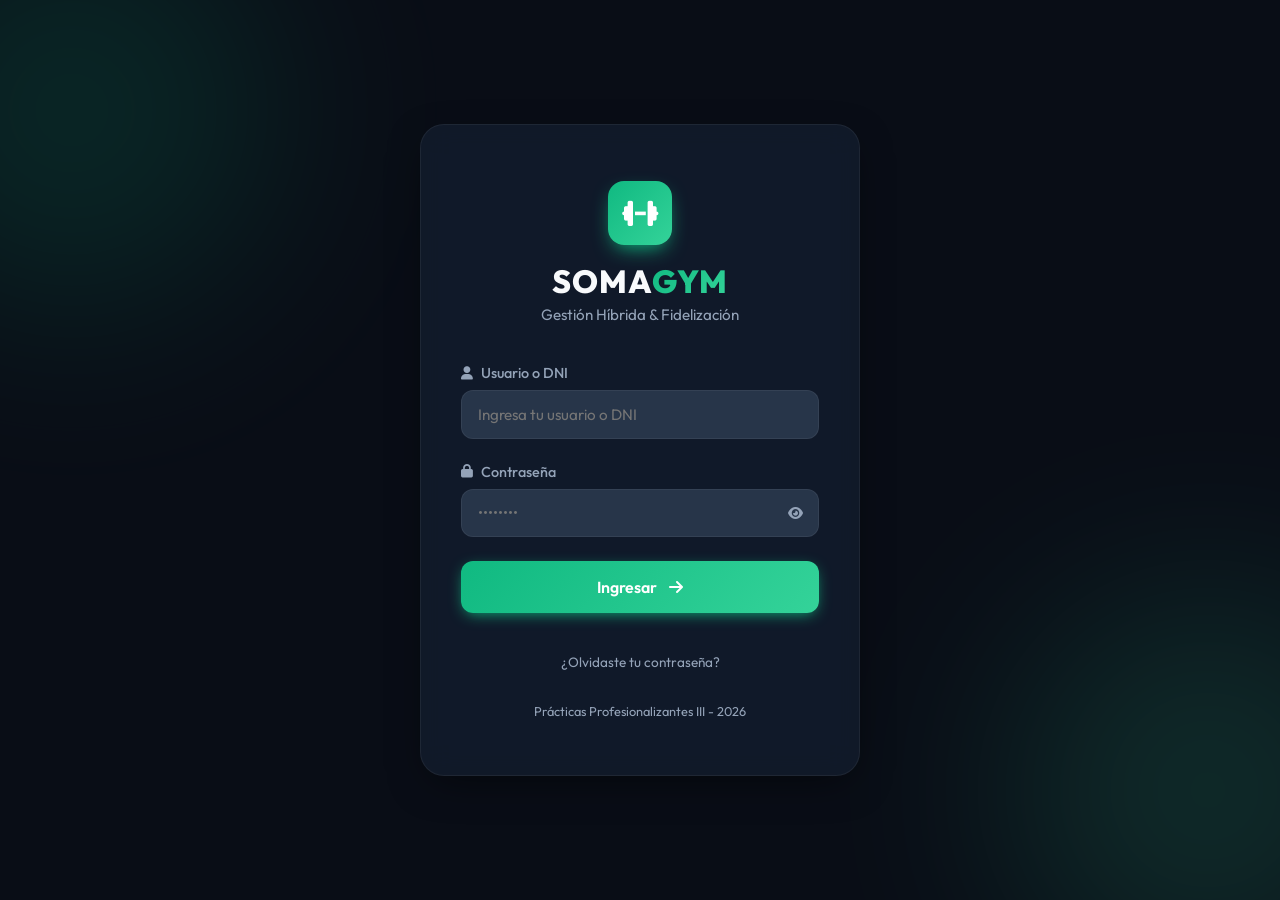
<file: backend/app/static/index.html>
<!DOCTYPE html>
<html lang="es">
<head>
    <meta charset="UTF-8">
    <meta name="viewport" content="width=device-width, initial-scale=1.0">
    <title>SOMA Gym - Acceso al Sistema</title>
    <!-- Google Fonts: Outfit -->
    <link rel="preconnect" href="https://fonts.googleapis.com">
    <link rel="preconnect" href="https://fonts.gstatic.com" crossorigin>
    <link href="https://fonts.googleapis.com/css2?family=Outfit:wght@300;400;500;600;700;800&display=swap" rel="stylesheet">
    <!-- FontAwesome for Icons -->
    <link rel="stylesheet" href="https://cdnjs.cloudflare.com/ajax/libs/font-awesome/6.4.0/css/all.min.css">
    <!-- Custom Vanilla CSS -->
    <link rel="stylesheet" href="css/style.css?v=2.5">
</head>
<body>

    <!-- Contenedor del Toast de Notificaciones -->
    <div id="toast-container" class="toast-container"></div>

    <!-- PÁGINA DE ACCESO (LOGIN) -->
    <div id="login-page" class="login-wrapper">
        <div class="login-background">
            <div class="glow-orb orb-1"></div>
            <div class="glow-orb orb-2"></div>
        </div>
        <div class="login-card">
            <div class="login-header">
                <div class="brand-logo">
                    <i class="fa-solid fa-dumbbell"></i>
                </div>
                <h1>SOMA<span>GYM</span></h1>
                <p>Gestión Híbrida & Fidelización</p>
            </div>
            <form id="login-form" class="login-form">
                <div class="form-group">
                    <label for="username"><i class="fa-solid fa-user"></i> Usuario o DNI</label>
                    <input type="text" id="username" placeholder="Ingresa tu usuario o DNI" required autocomplete="username">
                </div>
                <div class="form-group">
                    <label for="password"><i class="fa-solid fa-lock"></i> Contraseña</label>
                    <div class="password-input-wrapper">
                        <input type="password" id="password" placeholder="••••••••" required autocomplete="current-password">
                        <button type="button" id="toggle-password" class="btn-toggle-password" aria-label="Mostrar u ocultar contraseña">
                            <i class="fa-solid fa-eye"></i>
                        </button>
                    </div>
                </div>
                <button type="submit" class="btn-submit">
                    <span>Ingresar</span>
                    <i class="fa-solid fa-arrow-right"></i>
                </button>
                <a href="#" id="forgot-password-link" class="forgot-password-link">¿Olvidaste tu contraseña?</a>
            </form>
            <div class="login-footer">
                <p>Prácticas Profesionalizantes III - 2026</p>
            </div>
        </div>
    </div>

    <!-- MODAL: RECUPERACIÓN DE CONTRASEÑA POR EMAIL (OTP) -->
    <div id="modal-recuperar-password" class="modal">
        <div class="modal-content small-modal">
            <div class="modal-header">
                <h2 id="recuperar-modal-title"><i class="fa-solid fa-key"></i> Recuperar Contraseña</h2>
                <button class="modal-close" id="btn-close-recuperar">&times;</button>
            </div>

            <!-- PASO 1: Solicitar Código OTP -->
            <div id="recuperar-step-1">
                <p class="modal-description">
                    Ingresá tu usuario, DNI o email registrado. Te enviaremos un código OTP de 6 dígitos a tu correo electrónico.
                </p>
                <form id="form-solicitar-reset">
                    <div class="form-vertical">
                        <div class="form-group">
                            <label for="reset-identificador">
                                <i class="fa-solid fa-id-card"></i> Usuario / DNI / Email
                            </label>
                            <input type="text" id="reset-identificador" placeholder="Ej: 35111222 o tu email" required>
                        </div>
                    </div>
                    <div class="modal-footer" style="margin-top: 1.5rem;">
                        <button type="submit" class="btn-primary btn-block" id="btn-solicitar-otp">
                            <i class="fa-solid fa-paper-plane"></i> Enviar Código OTP por Email
                        </button>
                    </div>
                </form>
            </div>

            <!-- PASO 2: Verificar Código OTP -->
            <div id="recuperar-step-2" class="hidden">
                <p class="modal-description">
                    Enviamos un código de 6 dígitos a <strong id="reset-email-dest" style="color: var(--color-primary, #ff3b30);"></strong>. Revisa tu casilla de entrada (y la carpeta de spam).
                </p>
                <form id="form-verificar-otp">
                    <div class="form-vertical">
                        <div class="form-group">
                            <label for="reset-otp-code">
                                <i class="fa-solid fa-envelope-open-text"></i> Código OTP (6 dígitos)
                            </label>
                            <input type="text" id="reset-otp-code" maxlength="6" pattern="[0-9]{6}" inputmode="numeric" placeholder="123456" required style="letter-spacing: 0.25rem; font-size: 1.3rem; text-align: center;">
                        </div>
                    </div>
                    <div class="modal-footer" style="margin-top: 1.5rem; display: flex; gap: 0.75rem;">
                        <button type="button" class="btn-secondary" id="btn-volver-step1">Atrás</button>
                        <button type="submit" class="btn-primary" id="btn-verificar-otp" style="flex: 1;">
                            <i class="fa-solid fa-circle-check"></i> Verificar Código
                        </button>
                    </div>
                </form>
            </div>

            <!-- PASO 3: Ingresar Nueva Contraseña -->
            <div id="recuperar-step-3" class="hidden">
                <p class="modal-description">
                    Código validado. Ingresá tu nueva contraseña para restablecer tu cuenta.
                </p>
                <form id="form-confirmar-reset">
                    <div class="form-vertical">
                        <div class="form-group">
                            <label for="reset-nueva-password"><i class="fa-solid fa-lock"></i> Nueva Contraseña</label>
                            <input type="password" id="reset-nueva-password" placeholder="Mínimo 6 caracteres" minlength="6" required>
                        </div>
                        <div class="form-group">
                            <label for="reset-confirmar-password"><i class="fa-solid fa-lock"></i> Confirmar Nueva Contraseña</label>
                            <input type="password" id="reset-confirmar-password" placeholder="Repite la contraseña" minlength="6" required>
                        </div>
                    </div>
                    <div class="modal-footer" style="margin-top: 1.5rem;">
                        <button type="submit" class="btn-primary btn-block" id="btn-confirmar-reset">
                            <i class="fa-solid fa-floppy-disk"></i> Cambiar Contraseña e Ingresar
                        </button>
                    </div>
                </form>
            </div>
        </div>
    </div>

    <!-- MODAL: CAMBIO OBLIGATORIO DE PASSWORD EN PRIMER ACCESO -->
    <div id="modal-cambiar-password" class="modal">
        <div class="modal-content small-modal">
            <div class="modal-header">
                <h2><i class="fa-solid fa-shield-halved"></i> Cambio de Contraseña</h2>
            </div>
            <form id="form-cambiar-password">
                <p class="modal-description">
                    Por motivos de seguridad, debes cambiar tu clave temporal antes de comenzar a operar en el sistema.
                </p>
                <div class="form-vertical">
                    <div class="form-group">
                        <label for="cp-actual">Contraseña Actual *</label>
                        <input type="password" id="cp-actual" required placeholder="Ingresa clave actual">
                    </div>
                    <div class="form-group">
                        <label for="cp-nueva">Nueva Contraseña *</label>
                        <input type="password" id="cp-nueva" required minlength="6" placeholder="Mínimo 6 caracteres">
                    </div>
                    <div class="form-group">
                        <label for="cp-confirmar">Confirmar Nueva Contraseña *</label>
                        <input type="password" id="cp-confirmar" required minlength="6" placeholder="Repite la nueva clave">
                    </div>
                </div>
                <div class="modal-footer" style="margin-top: 1.5rem;">
                    <button type="submit" class="btn-primary btn-block">Actualizar Contraseña</button>
                </div>
            </form>
        </div>
    </div>

    <!-- Script de autenticación de login y redirección -->
    <script type="module" src="js/login-entry.js?v=3.0"></script>
</body>
</html>
</file>
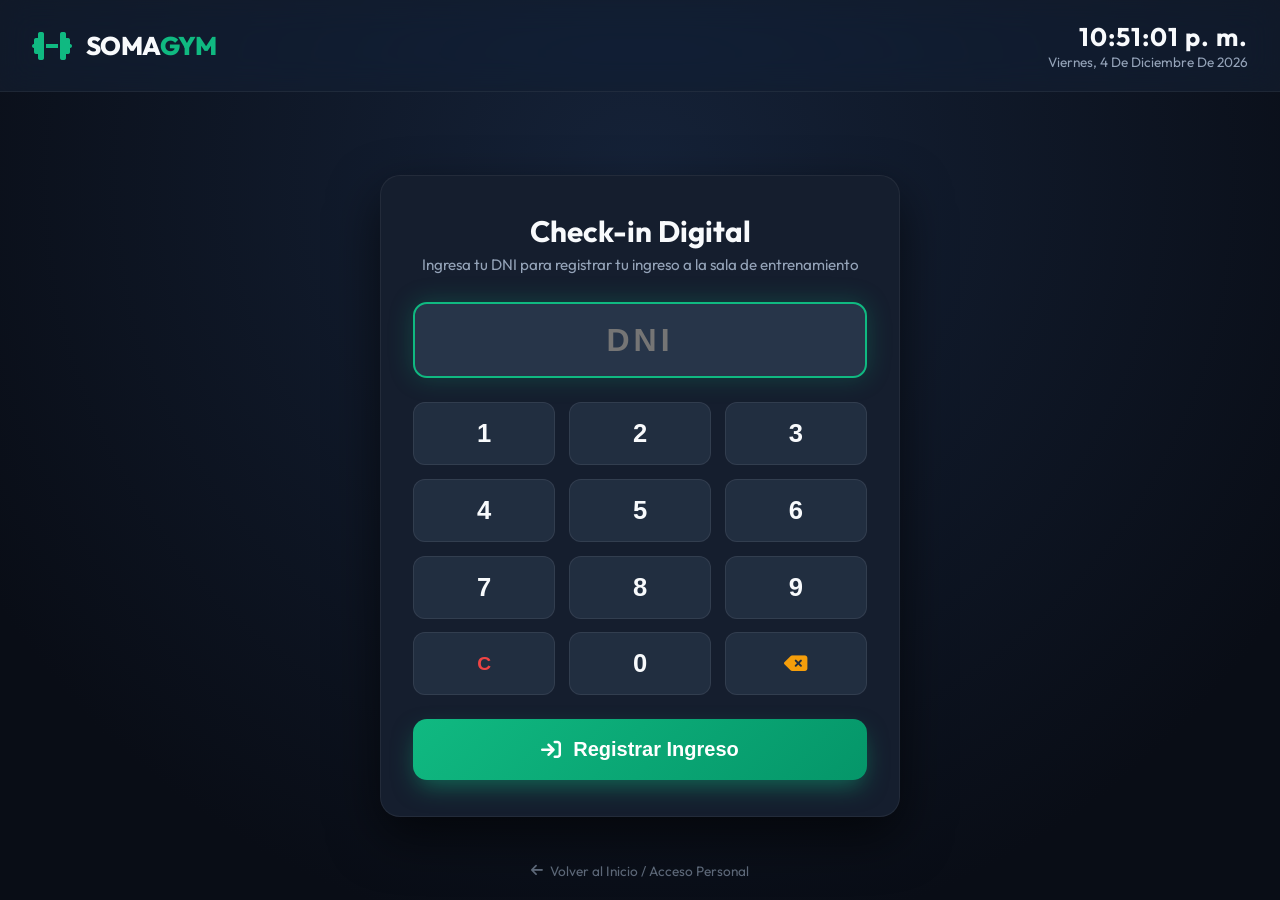
<file: backend/app/static/checkin.html>
<!DOCTYPE html>
<html lang="es">
<head>
    <meta charset="UTF-8">
    <meta name="viewport" content="width=device-width, initial-scale=1.0, maximum-scale=1.0, user-scalable=no">
    <title>SOMA Gym - Check-in Digital</title>
    <!-- Google Fonts (Outfit) -->
    <link rel="preconnect" href="https://fonts.googleapis.com">
    <link rel="preconnect" href="https://fonts.gstatic.com" crossorigin>
    <link href="https://fonts.googleapis.com/css2?family=Outfit:wght@300;400;500;600;700;800&display=swap" rel="stylesheet">
    <!-- Font Awesome 6 Icons -->
    <link rel="stylesheet" href="https://cdnjs.cloudflare.com/ajax/libs/font-awesome/6.4.0/css/all.min.css">
    <!-- Hoja de Estilos General -->
    <link rel="stylesheet" href="css/style.css">
    <style>
        /* Estilos específicos para la terminal táctil de Check-in */
        .checkin-body {
            display: flex;
            flex-direction: column;
            min-height: 100vh;
            background: radial-gradient(circle at 50% 20%, #152238 0%, #090d16 80%);
            overflow-y: auto;
            position: relative;
        }

        .checkin-header {
            display: flex;
            justify-content: space-between;
            align-items: center;
            padding: 1.25rem 2rem;
            background: rgba(21, 30, 46, 0.7);
            backdrop-filter: var(--glass-blur);
            border-bottom: 1px solid var(--border-light);
        }

        .checkin-brand {
            display: flex;
            align-items: center;
            gap: 0.85rem;
        }

        .checkin-brand i {
            font-size: 2rem;
            color: var(--primary);
        }

        .checkin-brand h2 {
            font-size: 1.6rem;
            font-weight: 800;
            letter-spacing: -0.5px;
        }

        .checkin-brand h2 span {
            color: var(--primary);
        }

        .live-clock-card {
            text-align: right;
        }

        .live-time {
            font-size: 1.6rem;
            font-weight: 700;
            letter-spacing: 1px;
            color: var(--text-primary);
        }

        .live-date {
            font-size: 0.85rem;
            color: var(--text-secondary);
            text-transform: capitalize;
        }

        .checkin-container {
            flex: 1;
            display: flex;
            justify-content: center;
            align-items: center;
            padding: 2rem 1rem;
        }

        .kiosk-card {
            background: var(--bg-card);
            border: 1px solid var(--border-light);
            border-radius: 20px;
            box-shadow: 0 20px 50px rgba(0, 0, 0, 0.6);
            width: 100%;
            max-width: 520px;
            padding: 2.25rem 2rem;
            text-align: center;
            position: relative;
        }

        .kiosk-title {
            font-size: 1.85rem;
            font-weight: 700;
            margin-bottom: 0.35rem;
            color: var(--text-primary);
        }

        .kiosk-subtitle {
            color: var(--text-secondary);
            font-size: 0.95rem;
            margin-bottom: 1.75rem;
        }

        .dni-display-wrapper {
            position: relative;
            margin-bottom: 1.5rem;
        }

        .dni-input {
            width: 100%;
            background: var(--bg-input);
            border: 2px solid var(--border-light);
            border-radius: 14px;
            padding: 1.1rem 1.25rem;
            font-size: 2rem;
            font-weight: 700;
            letter-spacing: 4px;
            color: var(--text-primary);
            text-align: center;
            outline: none;
            transition: var(--transition-smooth);
        }

        .dni-input:focus {
            border-color: var(--primary);
            box-shadow: 0 0 25px rgba(16, 185, 129, 0.25);
        }

        /* Teclado numérico táctil optimizado para tablet */
        .keypad-grid {
            display: grid;
            grid-template-columns: repeat(3, 1fr);
            gap: 0.85rem;
            margin-bottom: 1.5rem;
        }

        .keypad-btn {
            background: rgba(39, 53, 73, 0.7);
            border: 1px solid rgba(255, 255, 255, 0.08);
            color: var(--text-primary);
            font-size: 1.6rem;
            font-weight: 600;
            padding: 1rem 0;
            border-radius: 12px;
            cursor: pointer;
            transition: all 0.15s ease;
            user-select: none;
            touch-action: manipulation;
        }

        .keypad-btn:active, .keypad-btn.active {
            background: var(--primary);
            color: #fff;
            transform: scale(0.96);
        }

        .keypad-btn.action-clear {
            color: var(--danger);
            font-size: 1.2rem;
        }

        .keypad-btn.action-back {
            color: var(--warning);
            font-size: 1.3rem;
        }

        .btn-checkin-submit {
            width: 100%;
            padding: 1.2rem;
            font-size: 1.25rem;
            font-weight: 700;
            background: linear-gradient(135deg, var(--primary) 0%, #059669 100%);
            border: none;
            border-radius: 14px;
            color: white;
            cursor: pointer;
            display: flex;
            justify-content: center;
            align-items: center;
            gap: 0.75rem;
            box-shadow: 0 10px 25px -5px rgba(16, 185, 129, 0.5);
            transition: var(--transition-smooth);
        }

        .btn-checkin-submit:hover {
            transform: translateY(-2px);
            box-shadow: 0 15px 30px -5px rgba(16, 185, 129, 0.6);
        }

        .btn-checkin-submit:active {
            transform: scale(0.98);
        }

        /* Modal Overlay de Resultado de Check-in */
        .checkin-result-overlay {
            position: fixed;
            top: 0;
            left: 0;
            width: 100vw;
            height: 100vh;
            background: rgba(9, 13, 22, 0.88);
            backdrop-filter: blur(12px);
            display: flex;
            justify-content: center;
            align-items: center;
            z-index: 1000;
            padding: 1.5rem;
            opacity: 0;
            visibility: hidden;
            transition: all 0.3s ease;
        }

        .checkin-result-overlay.active {
            opacity: 1;
            visibility: visible;
        }

        .result-card {
            background: var(--bg-card);
            border: 2px solid var(--border-light);
            border-radius: 24px;
            padding: 2.5rem 2rem;
            width: 100%;
            max-width: 550px;
            text-align: center;
            box-shadow: 0 25px 60px rgba(0, 0, 0, 0.8);
            transform: translateY(30px) scale(0.95);
            transition: all 0.35s cubic-bezier(0.34, 1.56, 0.64, 1);
        }

        .checkin-result-overlay.active .result-card {
            transform: translateY(0) scale(1);
        }

        .result-card.status-success {
            border-color: var(--success);
            box-shadow: 0 0 50px rgba(16, 185, 129, 0.35);
        }

        .result-card.status-warning {
            border-color: var(--warning);
            box-shadow: 0 0 50px rgba(245, 158, 11, 0.35);
        }

        .result-card.status-danger {
            border-color: var(--danger);
            box-shadow: 0 0 50px rgba(239, 68, 68, 0.35);
        }

        .result-avatar-wrapper {
            position: relative;
            width: 110px;
            height: 110px;
            margin: 0 auto 1.25rem;
        }

        .result-avatar {
            width: 100%;
            height: 100%;
            border-radius: 50%;
            object-fit: cover;
            border: 4px solid var(--border-light);
            background: var(--bg-input);
        }

        .result-icon-badge {
            position: absolute;
            bottom: 0;
            right: 0;
            width: 36px;
            height: 36px;
            border-radius: 50%;
            display: flex;
            align-items: center;
            justify-content: center;
            font-size: 1.1rem;
            color: white;
            border: 3px solid var(--bg-card);
        }

        .result-name {
            font-size: 1.85rem;
            font-weight: 800;
            margin-bottom: 0.25rem;
        }

        .result-dni {
            color: var(--text-secondary);
            font-size: 0.95rem;
            margin-bottom: 1.25rem;
        }

        .result-badges-row {
            display: flex;
            gap: 0.75rem;
            justify-content: center;
            flex-wrap: wrap;
            margin-bottom: 1.5rem;
        }

        .kiosk-badge {
            display: inline-flex;
            align-items: center;
            gap: 0.5rem;
            padding: 0.55rem 1rem;
            border-radius: 30px;
            font-size: 0.95rem;
            font-weight: 600;
        }

        .kiosk-badge.badge-ok {
            background: rgba(16, 185, 129, 0.15);
            color: var(--success);
            border: 1px solid rgba(16, 185, 129, 0.35);
        }

        .kiosk-badge.badge-alert {
            background: rgba(239, 68, 68, 0.15);
            color: var(--danger);
            border: 1px solid rgba(239, 68, 68, 0.35);
        }

        .kiosk-badge.badge-warn {
            background: rgba(245, 158, 11, 0.15);
            color: var(--warning);
            border: 1px solid rgba(245, 158, 11, 0.35);
        }

        .result-message-box {
            background: rgba(255, 255, 255, 0.04);
            border-radius: 12px;
            padding: 1rem 1.25rem;
            margin-bottom: 1.75rem;
            font-size: 1.05rem;
            line-height: 1.45;
            color: var(--text-primary);
        }

        .result-footer-countdown {
            display: flex;
            justify-content: space-between;
            align-items: center;
            color: var(--text-secondary);
            font-size: 0.9rem;
        }

        .btn-result-close {
            background: rgba(255, 255, 255, 0.1);
            border: 1px solid var(--border-light);
            color: var(--text-primary);
            padding: 0.55rem 1.2rem;
            border-radius: 10px;
            cursor: pointer;
            font-size: 0.9rem;
            font-weight: 600;
            transition: var(--transition-smooth);
        }

        .btn-result-close:hover {
            background: rgba(255, 255, 255, 0.2);
        }

        .kiosk-back-link {
            position: absolute;
            bottom: 1.25rem;
            left: 50%;
            transform: translateX(-50%);
            color: var(--text-secondary);
            text-decoration: none;
            font-size: 0.85rem;
            display: flex;
            align-items: center;
            gap: 0.4rem;
            opacity: 0.6;
            transition: opacity 0.2s;
        }

        .kiosk-back-link:hover {
            opacity: 1;
            color: var(--primary);
        }
    </style>
</head>
<body class="checkin-body">

    <!-- Header Superior -->
    <header class="checkin-header">
        <div class="checkin-brand">
            <i class="fa-solid fa-dumbbell"></i>
            <h2>SOMA<span>GYM</span></h2>
        </div>
        <div class="live-clock-card">
            <div class="live-time" id="live-clock">--:--:--</div>
            <div class="live-date" id="live-date">Cargando fecha...</div>
        </div>
    </header>

    <!-- Contenido Principal: Teclado y Entrada -->
    <main class="checkin-container">
        <div class="kiosk-card">
            <h1 class="kiosk-title">Check-in Digital</h1>
            <p class="kiosk-subtitle">Ingresa tu DNI para registrar tu ingreso a la sala de entrenamiento</p>

            <form id="checkin-form">
                <div class="dni-display-wrapper">
                    <input type="text" id="kiosk-dni-input" class="dni-input" placeholder="DNI" maxlength="8" pattern="[0-9]{7,8}" inputmode="numeric" autofocus required autocomplete="off">
                </div>

                <!-- Teclado Numérico Táctil -->
                <div class="keypad-grid">
                    <button type="button" class="keypad-btn" data-key="1">1</button>
                    <button type="button" class="keypad-btn" data-key="2">2</button>
                    <button type="button" class="keypad-btn" data-key="3">3</button>
                    <button type="button" class="keypad-btn" data-key="4">4</button>
                    <button type="button" class="keypad-btn" data-key="5">5</button>
                    <button type="button" class="keypad-btn" data-key="6">6</button>
                    <button type="button" class="keypad-btn" data-key="7">7</button>
                    <button type="button" class="keypad-btn" data-key="8">8</button>
                    <button type="button" class="keypad-btn" data-key="9">9</button>
                    <button type="button" class="keypad-btn action-clear" data-key="clear" title="Borrar todo">C</button>
                    <button type="button" class="keypad-btn" data-key="0">0</button>
                    <button type="button" class="keypad-btn action-back" data-key="backspace" title="Borrar último dígito">
                        <i class="fa-solid fa-delete-left"></i>
                    </button>
                </div>

                <button type="submit" id="btn-submit-checkin" class="btn-checkin-submit">
                    <i class="fa-solid fa-arrow-right-to-bracket"></i>
                    <span>Registrar Ingreso</span>
                </button>
            </form>
        </div>
    </main>

    <!-- Enlace de regreso al sistema -->
    <a href="index.html" class="kiosk-back-link">
        <i class="fa-solid fa-arrow-left"></i>
        <span>Volver al Inicio / Acceso Personal</span>
    </a>

    <!-- Overlay Modal de Resultado de Check-in -->
    <div id="checkin-result-overlay" class="checkin-result-overlay">
        <div id="result-card" class="result-card status-success">
            <div class="result-avatar-wrapper">
                <img id="result-avatar" class="result-avatar" src="data:image/svg+xml;utf8,<svg xmlns='http://www.w3.org/2000/svg' viewBox='0 0 24 24' fill='%2394a3b8'><path d='M12 12c2.21 0 4-1.79 4-4s-1.79-4-4-4-4 1.79-4 4 1.79 4 4 4zm0 2c-2.67 0-8 1.34-8 4v2h16v-2c0-2.66-5.33-4-8-4z'/></svg>" alt="Foto del socio">
                <div id="result-icon-badge" class="result-icon-badge" style="background: var(--success);">
                    <i class="fa-solid fa-check"></i>
                </div>
            </div>

            <h2 id="result-name" class="result-name">Nombre del Socio</h2>
            <p id="result-dni" class="result-dni">DNI: --------</p>

            <div class="result-badges-row">
                <div id="badge-cuota" class="kiosk-badge badge-ok">
                    <i class="fa-solid fa-circle-check"></i>
                    <span id="badge-cuota-text">Cuota: Al día</span>
                </div>
                <div id="badge-apto" class="kiosk-badge badge-ok">
                    <i class="fa-solid fa-heart-pulse"></i>
                    <span id="badge-apto-text">Apto Médico: Vigente</span>
                </div>
            </div>

            <div id="result-message-box" class="result-message-box">
                ¡Bienvenido a SOMA!
            </div>

            <div class="result-footer-countdown">
                <span id="countdown-text">Cerrando en 5 segundos...</span>
                <button type="button" id="btn-close-result" class="btn-result-close">
                    Siguiente Socio <i class="fa-solid fa-forward-step" style="margin-left: 0.35rem;"></i>
                </button>
            </div>
        </div>
    </div>

    <!-- Script de Inicialización ES6 -->
    <script type="module" src="js/modules/checkin.module.js"></script>
</body>
</html>
</file>
<file: backend/app/static/css/style.css>
/* ==========================================================================
   SOMA GYM - PREMIUM STYLE SHEET (VANILLA CSS)
   ========================================================================== */

/* Variables de Color y Tipografía */
:root {
    --bg-dark: #090d16;
    --bg-card: #151e2e;
    --bg-input: #273549;
    --text-primary: #f8fafc;
    --text-secondary: #94a3b8;
    --primary: #10b981;
    --primary-hover: #059669;
    --accent: #34d399;
    --accent-hover: #059669;
    --success: #10b981;
    --success-light: #d1fae5;
    --success-dark: #065f46;
    --danger: #ef4444;
    --danger-light: #fee2e2;
    --danger-dark: #991b1b;
    --warning: #f59e0b;
    --warning-light: #fef3c7;
    --warning-dark: #92400e;
    
    --border-light: rgba(255, 255, 255, 0.06);
    --border-focus: rgba(16, 185, 129, 0.4);
    
    --font-main: 'Outfit', -apple-system, BlinkMacSystemFont, 'Segoe UI', Roboto, sans-serif;
    --transition-smooth: all 0.25s cubic-bezier(0.4, 0, 0.2, 1);
    
    --shadow-premium: 0 12px 40px -12px rgba(0, 0, 0, 0.6);
    --glass-bg: rgba(21, 30, 46, 0.75);
    --glass-blur: blur(16px) saturate(180%);
}

/* Reseteo Global */
* {
    margin: 0;
    padding: 0;
    box-sizing: border-box;
}

body {
    font-family: var(--font-main);
    background-color: var(--bg-dark);
    color: var(--text-primary);
    overflow-x: hidden;
    min-height: 100vh;
    min-height: 100dvh;
}

/* Scrollbar Personalizado */
::-webkit-scrollbar {
    width: 8px;
    height: 8px;
}
::-webkit-scrollbar-track {
    background: var(--bg-dark);
}
::-webkit-scrollbar-thumb {
    background: var(--bg-input);
    border-radius: 4px;
}
::-webkit-scrollbar-thumb:hover {
    background: var(--primary);
}

/* Elementos Utilitarios */
.hidden {
    display: none !important;
}

/* ==========================================================================
   PÁGINA DE ACCESO (LOGIN)
   ========================================================================== */
.login-wrapper {
    position: relative;
    width: 100%;
    min-height: 100vh;
    min-height: 100dvh;
    padding: clamp(1rem, 4vw, 3rem);
    display: flex;
    justify-content: center;
    align-items: center;
    background-color: var(--bg-dark);
    overflow: clip;
}

/* Efectos de Orbes de Luz de Fondo */
.login-background {
    position: absolute;
    top: 0;
    left: 0;
    width: 100%;
    height: 100%;
    z-index: 1;
}
.glow-orb {
    position: absolute;
    width: 400px;
    height: 400px;
    border-radius: 50%;
    filter: blur(100px);
    opacity: 0.15;
    animation: pulse 8s infinite alternate;
}
.orb-1 {
    background: var(--primary);
    top: -10%;
    left: -10%;
}
.orb-2 {
    background: var(--accent);
    bottom: -10%;
    right: -10%;
    animation-delay: 2s;
}

@keyframes pulse {
    0% { transform: scale(1) translate(0, 0); }
    100% { transform: scale(1.2) translate(30px, 30px); }
}

/* Tarjeta de Login */
.login-card {
    position: relative;
    z-index: 2;
    width: 100%;
    max-width: 440px;
    padding: 3.5rem 2.5rem;
    background: var(--glass-bg);
    backdrop-filter: var(--glass-blur);
    border: 1px solid var(--border-light);
    border-radius: 24px;
    box-shadow: var(--shadow-premium);
    transition: var(--transition-smooth);
}

.login-card:hover {
    border-color: rgba(99, 102, 241, 0.2);
}

.login-header {
    text-align: center;
    margin-bottom: 2.5rem;
}

.brand-logo {
    display: inline-flex;
    justify-content: center;
    align-items: center;
    width: 64px;
    height: 64px;
    background: linear-gradient(135deg, var(--primary), var(--accent));
    border-radius: 16px;
    font-size: 1.8rem;
    color: #fff;
    margin-bottom: 1rem;
    box-shadow: 0 8px 20px -6px var(--primary);
}

.login-header h1 {
    font-size: 2rem;
    font-weight: 800;
    letter-spacing: 1px;
}
.login-header h1 span {
    background: linear-gradient(135deg, var(--primary), var(--accent));
    background-clip: text;
    -webkit-background-clip: text;
    -webkit-text-fill-color: transparent;
}
.login-header p {
    font-size: 0.95rem;
    color: var(--text-secondary);
    margin-top: 0.25rem;
}

/* Formulario */
.login-form {
    display: flex;
    flex-direction: column;
    gap: 1.5rem;
}

.form-group {
    display: flex;
    flex-direction: column;
    gap: 0.5rem;
}
.form-group label {
    font-size: 0.9rem;
    font-weight: 500;
    color: var(--text-secondary);
    display: flex;
    align-items: center;
    gap: 0.5rem;
}
.form-group label i {
    font-size: 0.85rem;
}

.form-group input, 
.form-group select {
    width: 100%;
    padding: 0.85rem 1rem;
    background-color: var(--bg-input);
    border: 1px solid var(--border-light);
    border-radius: 12px;
    color: var(--text-primary);
    font-family: var(--font-main);
    font-size: 0.95rem;
    outline: none;
    transition: var(--transition-smooth);
}
.form-group input:focus,
.form-group select:focus {
    border-color: var(--primary);
    box-shadow: 0 0 0 3px var(--border-focus);
    background-color: rgba(51, 65, 85, 0.8);
}

/* Password input wrapper */
.password-input-wrapper {
    position: relative;
    width: 100%;
}
.btn-toggle-password {
    position: absolute;
    right: 12px;
    top: 50%;
    transform: translateY(-50%);
    background: none;
    border: none;
    color: var(--text-secondary);
    cursor: pointer;
    padding: 4px;
    transition: var(--transition-smooth);
}
.btn-toggle-password:hover {
    color: var(--text-primary);
}

.btn-submit {
    width: 100%;
    padding: 1rem;
    background: linear-gradient(135deg, var(--primary), var(--accent));
    border: none;
    border-radius: 12px;
    color: #fff;
    font-family: var(--font-main);
    font-size: 1rem;
    font-weight: 600;
    cursor: pointer;
    display: flex;
    justify-content: center;
    align-items: center;
    padding: 1rem;
    gap: 0.75rem;
    box-shadow: 0 4px 15px -4px var(--primary);
    transition: var(--transition-smooth);
}
.btn-submit:hover {
    transform: translateY(-2px);
    box-shadow: 0 8px 25px -4px var(--primary);
}
.btn-submit:active {
    transform: translateY(0);
}

.forgot-password-link {
    display: block;
    text-align: center;
    margin-top: 1rem;
    font-size: 0.85rem;
    color: var(--text-secondary);
    text-decoration: none;
    transition: var(--transition-smooth);
}
.forgot-password-link:hover {
    color: var(--primary);
    text-decoration: underline;
}

.modal-description {
    color: var(--text-secondary);
    font-size: 0.92rem;
    line-height: 1.5;
    margin-bottom: 1.5rem;
}

.login-footer {
    text-align: center;
    margin-top: 2rem;
    font-size: 0.8rem;
    color: var(--text-secondary);
}

/* ==========================================================================
   PANEL DE ADMINISTRACIÓN (DASHBOARD WRAPPER)
   ========================================================================== */
.dashboard-wrapper {
    display: flex;
    width: 100%;
    min-height: 100vh;
    min-height: 100dvh;
}

/* Sidebar Estilo */
.sidebar {
    width: 280px;
    height: 100vh;
    height: 100dvh;
    position: sticky;
    top: 0;
    background-color: var(--bg-card);
    border-right: 1px solid var(--border-light);
    display: flex;
    flex-direction: column;
    padding: 2rem 1.5rem;
    flex-shrink: 0;
    z-index: 100;
}

.sidebar-brand {
    display: flex;
    align-items: center;
    gap: 0.75rem;
    margin-bottom: 2.5rem;
}
.sidebar-brand i {
    font-size: 1.5rem;
    color: var(--primary);
}
.sidebar-brand h2 {
    font-size: 1.4rem;
    font-weight: 800;
    letter-spacing: 0.5px;
}
.sidebar-brand h2 span {
    background: linear-gradient(135deg, var(--primary), var(--accent));
    background-clip: text;
    -webkit-background-clip: text;
    -webkit-text-fill-color: transparent;
}

/* User summary profile */
.user-profile-summary {
    display: flex;
    align-items: center;
    gap: 0.75rem;
    padding: 1rem;
    background-color: var(--bg-dark);
    border-radius: 16px;
    border: 1px solid var(--border-light);
    margin-bottom: 2rem;
}
.user-profile-summary .avatar {
    width: 42px;
    height: 42px;
    background-color: var(--bg-input);
    border-radius: 50%;
    display: flex;
    justify-content: center;
    align-items: center;
    font-size: 1.2rem;
    color: var(--primary);
}
.user-profile-summary .info h3 {
    font-size: 0.9rem;
    font-weight: 600;
}
.badge-role {
    display: inline-block;
    padding: 0.15rem 0.5rem;
    font-size: 0.75rem;
    font-weight: 600;
    border-radius: 4px;
    margin-top: 0.15rem;
    text-transform: uppercase;
    background-color: rgba(99, 102, 241, 0.15);
    color: var(--primary);
}

/* Navegación Sidebar */
.sidebar-nav {
    flex-grow: 1;
}
.sidebar-nav ul {
    list-style: none;
    display: flex;
    flex-direction: column;
    gap: 0.5rem;
}
.sidebar-nav li a {
    display: flex;
    align-items: center;
    gap: 1rem;
    padding: 0.85rem 1rem;
    color: var(--text-secondary);
    text-decoration: none;
    border-radius: 12px;
    font-weight: 500;
    transition: var(--transition-smooth);
}
.sidebar-nav li a i {
    font-size: 1.1rem;
}
.sidebar-nav li.active a,
.sidebar-nav li a:hover {
    color: var(--text-primary);
    background-color: rgba(255, 255, 255, 0.04);
}
.sidebar-nav li.active a {
    background-color: var(--primary);
    box-shadow: 0 4px 15px -4px var(--primary);
}

/* Sidebar Footer */
.btn-logout {
    width: 100%;
    padding: 0.85rem;
    background: none;
    border: 1px solid var(--danger);
    border-radius: 12px;
    color: var(--danger);
    font-family: var(--font-main);
    font-weight: 600;
    cursor: pointer;
    display: flex;
    justify-content: center;
    align-items: center;
    gap: 0.75rem;
    transition: var(--transition-smooth);
}
.btn-logout:hover {
    background-color: var(--danger);
    color: #fff;
    box-shadow: 0 4px 15px -4px var(--danger);
}

/* ==========================================================================
   CONTENIDO PRINCIPAL
   ========================================================================== */
.main-content {
    flex-grow: 1;
    min-width: 0;
    display: flex;
    flex-direction: column;
    padding: 2.5rem;
}

.top-header {
    display: flex;
    align-items: center;
    justify-content: space-between;
    gap: 1.5rem;
    margin-bottom: 2rem;
}

.header-title {
    min-width: 0;
}

.header-title h1 {
    font-size: clamp(1.4rem, 2vw, 2rem);
    line-height: 1.2;
    overflow-wrap: anywhere;
}

.header-title p {
    color: var(--text-secondary);
    margin-top: 0.4rem;
}

.header-actions {
    flex: 0 0 auto;
}

.content-header {
    display: flex;
    justify-content: space-between;
    align-items: center;
    margin-bottom: 2.5rem;
}

.content-header h1 {
    font-size: 1.8rem;
    font-weight: 700;
}
.content-header p {
    font-size: 0.95rem;
    color: var(--text-secondary);
    margin-top: 0.25rem;
}

.btn-primary {
    padding: 0.75rem 1.5rem;
    background: linear-gradient(135deg, var(--primary), var(--accent));
    border: none;
    border-radius: 12px;
    color: #fff;
    font-family: var(--font-main);
    font-size: 0.95rem;
    font-weight: 600;
    cursor: pointer;
    display: flex;
    align-items: center;
    gap: 0.5rem;
    box-shadow: 0 4px 12px -4px var(--primary);
    transition: var(--transition-smooth);
}
.btn-primary:hover {
    transform: translateY(-1px);
    box-shadow: 0 8px 20px -4px var(--primary);
}

.btn-secondary {
    padding: 0.75rem 1.5rem;
    background-color: var(--bg-input);
    border: 1px solid var(--border-light);
    border-radius: 12px;
    color: var(--text-primary);
    font-family: var(--font-main);
    font-size: 0.95rem;
    font-weight: 600;
    cursor: pointer;
    transition: var(--transition-smooth);
}
.btn-secondary:hover {
    background-color: #475569;
}

/* Secciones CRUD */
.crud-section {
    display: flex;
    flex-direction: column;
    gap: 1.5rem;
}

/* Tarjeta Tabla */
.table-card {
    min-width: 0;
    background-color: var(--bg-card);
    border: 1px solid var(--border-light);
    border-radius: 20px;
    padding: 1.5rem;
    box-shadow: var(--shadow-premium);
}

.table-header-tools {
    display: flex;
    align-items: center;
    justify-content: space-between;
    gap: 1rem;
    margin-bottom: 1.25rem;
    flex-wrap: wrap;
}

.table-responsive {
    width: 100%;
    min-width: 0;
    overflow-x: auto;
    -webkit-overflow-scrolling: touch;
}

.table-responsive table {
    min-width: 700px;
}

.table-header-filters {
    margin-bottom: 1.5rem;
    display: flex;
    align-items: center;
    gap: 1.25rem;
    flex-wrap: wrap;
}

/* Toggle switch "Mostrar inactivos" */
.toggle-label {
    display: flex;
    align-items: center;
    gap: 0.6rem;
    cursor: pointer;
    color: var(--text-secondary);
    font-size: 0.88rem;
    font-weight: 500;
    white-space: nowrap;
    user-select: none;
    transition: color 0.2s;
}
.toggle-label:hover { color: var(--text-primary); }
.toggle-label input[type="checkbox"] { display: none; }
.toggle-switch {
    position: relative;
    width: 40px;
    height: 22px;
    background: var(--bg-input);
    border-radius: 11px;
    border: 1px solid var(--border-light);
    transition: background 0.25s;
    flex-shrink: 0;
}
.toggle-switch::after {
    content: '';
    position: absolute;
    top: 2px;
    left: 2px;
    width: 16px;
    height: 16px;
    background: var(--text-secondary);
    border-radius: 50%;
    transition: transform 0.25s, background 0.25s;
}
.toggle-label input:checked + .toggle-switch {
    background: var(--primary);
    border-color: var(--primary);
}
.toggle-label input:checked + .toggle-switch::after {
    transform: translateX(18px);
    background: #fff;
}

/* Botón reactivar */
.btn-reactivate {
    background: rgba(16, 185, 129, 0.15);
    color: var(--success);
    border: 1px solid rgba(16, 185, 129, 0.3);
    border-radius: 8px;
    width: 34px;
    height: 34px;
    display: inline-flex;
    align-items: center;
    justify-content: center;
    cursor: pointer;
    transition: var(--transition-smooth);
    font-size: 0.85rem;
}
.btn-reactivate:hover {
    background: var(--success);
    color: #fff;
    border-color: var(--success);
    transform: scale(1.08);
}



.search-box {
    position: relative;
    max-width: 380px;
}
.search-box i {
    position: absolute;
    left: 14px;
    top: 50%;
    transform: translateY(-50%);
    color: var(--text-secondary);
}
.search-box input {
    width: 100%;
    padding: 0.75rem 1rem 0.75rem 2.5rem;
    background-color: var(--bg-dark);
    border: 1px solid var(--border-light);
    border-radius: 10px;
    color: var(--text-primary);
    font-family: var(--font-main);
    outline: none;
    transition: var(--transition-smooth);
}
.search-box input:focus {
    border-color: var(--primary);
}

/* Estilo de la Tabla */
.table-container {
    overflow-x: auto;
    -webkit-overflow-scrolling: touch;
}

table {
    width: 100%;
    border-collapse: collapse;
    text-align: left;
    font-size: 0.95rem;
}

th {
    padding: 1rem;
    font-weight: 600;
    color: var(--text-secondary);
    border-bottom: 2px solid var(--border-light);
}

td {
    padding: 1.1rem 1rem;
    border-bottom: 1px solid var(--border-light);
    vertical-align: middle;
}

tr:hover td {
    background-color: rgba(255, 255, 255, 0.02);
}

.actions-col {
    width: 120px;
    text-align: center;
}

/* Botones de acción en tabla */
.table-actions {
    display: flex;
    justify-content: center;
    gap: 0.5rem;
}
.btn-icon {
    width: 34px;
    height: 34px;
    border: none;
    border-radius: 8px;
    display: flex;
    justify-content: center;
    align-items: center;
    cursor: pointer;
    font-size: 0.9rem;
    transition: var(--transition-smooth);
}
.btn-icon-edit {
    background-color: rgba(16, 185, 129, 0.15);
    color: var(--primary);
}
.btn-icon-edit:hover {
    background-color: var(--primary);
    color: #fff;
}
.btn-icon-routine {
    background-color: rgba(52, 211, 153, 0.15);
    color: var(--accent);
}
.btn-icon-routine:hover {
    background-color: var(--accent);
    color: #000;
}
.btn-icon-delete {
    background-color: rgba(239, 68, 68, 0.15);
    color: var(--danger);
}
.btn-icon-delete:hover {
    background-color: var(--danger);
    color: #fff;
}
.btn-icon-reactivate {
    background-color: rgba(16, 185, 129, 0.15);
    color: var(--success);
}
.btn-icon-reactivate:hover {
    background-color: var(--success);
    color: #fff;
}

/* Badges de Estado */
.badge {
    display: inline-block;
    padding: 0.25rem 0.6rem;
    font-size: 0.8rem;
    font-weight: 600;
    border-radius: 20px;
}
.badge-success {
    background-color: rgba(16, 185, 129, 0.15);
    color: var(--success);
}
.badge-danger {
    background-color: rgba(239, 68, 68, 0.15);
    color: var(--danger);
}
.badge-warning {
    background-color: rgba(245, 158, 11, 0.15);
    color: var(--warning);
}
.badge-primary,
.badge-info {
    background-color: rgba(99, 102, 241, 0.15);
    color: #818cf8;
}
.badge-inactive {
    background-color: rgba(100, 116, 139, 0.15);
    color: #94a3b8;
}

/* ==========================================================================
   MODALES
   ========================================================================== */
.modal {
    position: fixed;
    inset: 0;
    width: 100%;
    height: 100%;
    height: 100dvh;
    background-color: rgba(15, 23, 42, 0.75);
    backdrop-filter: blur(6px);
    display: flex;
    justify-content: center;
    align-items: center;
    z-index: 100;
    opacity: 0;
    pointer-events: none;
    transition: opacity 0.3s ease;
}
.modal.open,
.modal.active {
    opacity: 1;
    pointer-events: auto;
}

.modal-content {
    background-color: var(--bg-card);
    border: 1px solid var(--border-light);
    border-radius: 24px;
    width: min(1120px, calc(100vw - 2rem));
    max-width: 1120px;
    min-width: 0;
    margin: auto;
    max-height: 92vh;
    max-height: 92dvh;
    overflow-y: auto;
    padding: 2.5rem;
    box-shadow: var(--shadow-premium);
    transform: scale(0.9);
    transition: transform 0.3s ease;
}
.modal.open .modal-content,
.modal.active .modal-content {
    transform: scale(1);
}

.modal-confirmation {
    width: min(520px, calc(100vw - 2rem));
    max-width: 520px;
    padding: 1.75rem;
}

.modal-confirmation .modal-header h2 {
    color: var(--warning);
}

.modal-confirmation > p {
    color: var(--text-secondary);
    line-height: 1.6;
    margin: 0.5rem 0 1.5rem;
}

.btn-danger {
    border: 1px solid var(--danger);
    border-radius: 10px;
    background: var(--danger);
    color: #fff;
    cursor: pointer;
    font: inherit;
    font-weight: 600;
    padding: 0.65rem 1rem;
    transition: var(--transition-smooth);
}

.btn-danger:hover {
    background: var(--danger-dark);
}

.modal-readonly-notice {
    background-color: rgba(59, 130, 246, 0.1);
    border: 1px solid rgba(59, 130, 246, 0.25);
    color: #60a5fa;
    padding: 0.85rem 1.2rem;
    border-radius: 12px;
    margin-bottom: 1.25rem;
    font-size: 0.9rem;
    display: flex;
    align-items: center;
    gap: 0.75rem;
}

.small-modal {
    width: min(540px, calc(100vw - 2rem));
    max-width: 540px;
}

.modal-header {
    display: flex;
    justify-content: space-between;
    align-items: center;
    margin-bottom: 2rem;
    border-bottom: 1px solid var(--border-light);
    padding-bottom: 1rem;
}
.modal-header h2 {
    font-size: 1.4rem;
    font-weight: 700;
}
.modal-close {
    background: none;
    border: none;
    font-size: 1.8rem;
    color: var(--text-secondary);
    cursor: pointer;
    line-height: 1;
    transition: var(--transition-smooth);
}
.modal-close:hover {
    color: var(--text-primary);
}

/* Formulario en Grid */
.form-grid {
    display: grid;
    grid-template-columns: repeat(2, minmax(0, 1fr));
    gap: 1.2rem;
}

.form-grid > * {
    min-width: 0;
}
.form-section-title {
    grid-column: span 2;
    font-size: 1.05rem;
    font-weight: 600;
    color: var(--primary);
    border-bottom: 1px dashed var(--border-light);
    padding-bottom: 0.25rem;
    margin-top: 1rem;
}
.form-section-title:first-child {
    margin-top: 0;
}

.checkbox-group {
    flex-direction: row;
    align-items: center;
    gap: 0.75rem;
    cursor: pointer;
}
.checkbox-group input[type="checkbox"] {
    width: 18px;
    height: 18px;
    cursor: pointer;
}
.checkbox-group label {
    cursor: pointer;
}

.form-vertical {
    display: flex;
    flex-direction: column;
    gap: 1.2rem;
}

.modal-footer {
    display: flex;
    justify-content: flex-end;
    gap: 1rem;
    margin-top: 2.5rem;
    border-top: 1px solid var(--border-light);
    padding-top: 1.5rem;
}

/* ==========================================================================
   TOAST DE NOTIFICACIONES
   ========================================================================== */
.toast-container {
    position: fixed;
    top: 24px;
    right: 24px;
    width: min(420px, calc(100vw - 2rem));
    display: flex;
    flex-direction: column;
    gap: 0.75rem;
    z-index: 200;
}

.toast {
    display: flex;
    align-items: center;
    gap: 1rem;
    min-width: 0;
    width: 100%;
    max-width: 420px;
    padding: 1rem 1.25rem;
    border-radius: 12px;
    background: var(--bg-card);
    border: 1px solid var(--border-light);
    box-shadow: var(--shadow-premium);
    animation: slide-in 0.3s cubic-bezier(0.4, 0, 0.2, 1);
    transition: var(--transition-smooth);
}
@keyframes slide-in {
    from { transform: translateX(120%); }
    to { transform: translateX(0); }
}

.toast.success {
    border-left: 4px solid var(--success);
}
.toast.success i {
    color: var(--success);
}
.toast.error {
    border-left: 4px solid var(--danger);
}
.toast.error i {
    color: var(--danger);
}
.toast.warning {
    border-left: 4px solid var(--warning);
}
.toast.warning i {
    color: var(--warning);
}

.toast i {
    font-size: 1.2rem;
}
.toast-content {
    flex-grow: 1;
}
.toast-title {
    font-size: 0.9rem;
    font-weight: 700;
}
.toast-message {
    font-size: 0.85rem;
    color: var(--text-secondary);
    margin-top: 0.15rem;
}
.toast-close {
    background: none;
    border: none;
    color: var(--text-secondary);
    cursor: pointer;
    font-size: 1rem;
}
.toast-close:hover {
    color: var(--text-primary);
}

/* ==========================================================================
   DISEÑO RESPONSIVO
   ========================================================================== */
@media (max-width: 1024px) {
    .dashboard-wrapper {
        flex-direction: column;
        min-height: 100dvh;
    }
    .sidebar {
        width: 100%;
        min-height: 0;
        height: auto;
        border-right: none;
        border-bottom: 1px solid var(--border-light);
        flex-direction: row;
        justify-content: space-between;
        align-items: center;
        padding: 1rem 1.5rem;
    }
    .sidebar-brand {
        margin-bottom: 0;
    }
    .user-profile-summary {
        display: none;
    }
    .sidebar-nav ul {
        flex-direction: row;
        margin-bottom: 0;
        overflow-x: auto;
        scrollbar-width: none;
    }
    .sidebar-nav ul::-webkit-scrollbar {
        display: none;
    }
    .sidebar-nav li a {
        padding: 0.6rem 0.85rem;
    }
    .sidebar-nav li a span {
        display: inline;
    }
    .sidebar-footer {
        width: auto;
        flex-shrink: 0;
    }
    .btn-logout {
        padding: 0.6rem 0.85rem;
    }
    .btn-logout span {
        display: none;
    }
    .main-content {
        padding: 1.5rem;
    }
}

@media (max-width: 768px) {
    .sidebar {
        gap: 0.75rem;
        padding: 0.75rem 1rem;
    }
    .sidebar-brand {
        flex-shrink: 0;
    }
    .sidebar-brand h2 {
        font-size: 1.1rem;
    }
    .sidebar-nav {
        min-width: 0;
        overflow-x: auto;
        scrollbar-width: none;
    }
    .sidebar-nav::-webkit-scrollbar {
        display: none;
    }
    .sidebar-nav ul {
        gap: 0.25rem;
    }
    .sidebar-nav li {
        flex-shrink: 0;
    }
    .sidebar-nav li a,
    .btn-logout {
        min-height: 40px;
    }
    .sidebar-nav li a {
        gap: 0.5rem;
        padding: 0.55rem 0.65rem;
        font-size: 0.82rem;
        white-space: nowrap;
    }
    .main-content {
        padding: 1rem;
    }
    .content-header {
        margin-bottom: 1rem;
    }
    .content-header h1 {
        font-size: 1.45rem;
    }
    .content-header p {
        font-size: 0.85rem;
    }
    .table-card {
        padding: 1rem;
        border-radius: 16px;
    }
    .search-box {
        max-width: none;
    }
    .form-grid {
        grid-template-columns: 1fr;
    }
    .form-section-title {
        grid-column: span 1;
    }
    .content-header {
        flex-direction: column;
        align-items: flex-start;
        gap: 1rem;
    }
    .actions-section {
        width: 100%;
    }
    .btn-primary {
        max-width: 100%;
    }
    .modal {
        overflow-y: auto;
        align-items: flex-start;
        padding: 0.75rem;
    }
    .modal-content {
        width: 100%;
        max-width: none;
        max-height: calc(100vh - 1.5rem);
        max-height: calc(100dvh - 1.5rem);
        padding: 1.25rem;
        border-radius: 16px;
    }
    .small-modal,
    .modal-large {
        width: 100%;
        max-width: none;
    }
    .modal-header {
        margin-bottom: 1.25rem;
    }
    .modal-header h2 {
        font-size: 1.15rem;
        line-height: 1.3;
    }
    .modal-footer {
        flex-direction: column-reverse;
        gap: 0.75rem;
        margin-top: 1.5rem;
        padding-top: 1rem;
    }
    .modal-footer .btn-primary,
    .modal-footer .btn-secondary {
        width: 100%;
        justify-content: center;
    }
    .modal-tabs {
        overflow-x: auto;
        scrollbar-width: none;
        margin-right: -0.25rem;
    }
    .modal-tabs::-webkit-scrollbar {
        display: none;
    }
    .tab-link {
        flex: 0 0 auto;
        padding: 0.55rem 0.85rem;
        font-size: 0.85rem;
    }
    .routine-builder-container,
    .sub-table-container {
        -webkit-overflow-scrolling: touch;
    }
}

@media (max-width: 600px) {
    .sidebar {
        flex-wrap: wrap;
        justify-content: space-between;
    }
    .sidebar-nav {
        flex: 1 0 100%;
        order: 3;
    }
    .sidebar-nav ul {
        width: 100%;
    }
    .sidebar-footer {
        order: 2;
    }
    .login-wrapper {
        padding: 0.75rem;
    }
    .login-card {
        padding: 2rem 1.25rem;
        border-radius: 18px;
    }
    .login-header {
        margin-bottom: 1.75rem;
    }
    .login-header h1 {
        font-size: 1.7rem;
    }
    .glow-orb {
        width: 260px;
        height: 260px;
        filter: blur(75px);
    }
    .toast-container {
        top: 1rem;
        right: 1rem;
        left: 1rem;
    }
    .toast {
        padding: 0.85rem 1rem;
    }
    .portal-navbar {
        align-items: stretch;
        flex-direction: column;
        gap: 1rem;
        padding: 1rem;
    }
    .portal-brand {
        font-size: 1.1rem;
    }
    .portal-user-info {
        justify-content: space-between;
        flex-wrap: wrap;
        gap: 0.75rem;
    }
    .user-greeting {
        flex: 1 1 auto;
        min-width: 0;
        overflow: hidden;
        text-overflow: ellipsis;
        white-space: nowrap;
    }
    .portal-badges-header {
        order: 1;
        flex: 1 1 100%;
        min-width: 0;
    }
    .badge-apto-header {
        min-width: 0;
        white-space: normal;
    }
    .portal-nav-bar {
        justify-content: flex-start;
        overflow: hidden;
        padding: 0;
    }
    .portal-tabs {
        width: 100%;
        gap: 0;
    }
    .portal-tab-btn {
        flex: 1 1 0;
        min-width: 0;
        justify-content: center;
        flex-direction: column;
        gap: 0.35rem;
        padding: 0.75rem 0.35rem;
        font-size: 0.72rem;
        line-height: 1.15;
        text-align: center;
        white-space: normal;
    }
    .portal-tab-btn i {
        font-size: 1rem;
    }
    .portal-main-container {
        padding: 1.25rem 1rem;
    }
    .portal-section-header {
        margin-bottom: 1.25rem;
        text-align: left;
    }
    .portal-section-header h2 {
        font-size: 1.3rem;
    }
    .portal-progress-grid {
        grid-template-columns: minmax(0, 1fr);
    }
    .portal-progress-grid .sub-table-container {
        overflow-x: hidden;
    }
    .portal-progress-grid .sub-table-container table {
        width: 100%;
        table-layout: fixed;
    }
    .portal-progress-grid .sub-table-container th,
    .portal-progress-grid .sub-table-container td {
        overflow-wrap: anywhere;
        word-break: break-word;
        padding: 0.55rem 0.4rem;
    }
    .portal-card,
    .routine-card {
        padding: 1rem;
        border-radius: 16px;
    }

    .routine-header-banner {
        flex-direction: column;
        gap: 1rem;
        margin-bottom: 1.25rem;
        padding-bottom: 1.25rem;
    }
    .routine-goal-title {
        font-size: 1.25rem;
    }
    .top-header {
        align-items: stretch;
        flex-direction: column;
        gap: 1rem;
        margin-bottom: 1.25rem;
    }
    .header-actions,
    .header-actions .btn-primary {
        width: 100%;
    }
    .table-header-tools {
        align-items: stretch;
        flex-direction: column;
    }
    .table-filters {
        flex-wrap: wrap;
    }
    .table-card {
        padding: 0.75rem;
    }
    .modal {
        padding: 0.5rem;
    }
    .modal-content {
        width: 100%;
        max-height: calc(100vh - 1rem);
        max-height: calc(100dvh - 1rem);
        padding: 1rem;
    }
    .modal-footer {
        flex-wrap: wrap;
    }
    .modal-footer > * {
        min-width: 0;
    }
    .routine-management-actions,
    .routine-management-actions .btn-primary {
        width: 100%;
    }
    .news-header,
    .news-footer,
    .news-meta {
        align-items: flex-start;
        flex-wrap: wrap;
        gap: 0.65rem;
    }
}

@media (min-width: 1440px) {
    .main-content {
        padding: clamp(2.5rem, 4vw, 4rem);
    }
    .portal-main-container {
        max-width: 1320px;
    }
}

/* ==========================================================================
   PESTAÑAS (TABS) EN MODALES Y HISTORIALES DE EVOLUCIÓN
   ========================================================================== */

.modal-tabs {
    display: flex;
    gap: 0.5rem;
    border-bottom: 2px solid var(--border-light);
    margin-bottom: 1.5rem;
    padding-bottom: 0.25rem;
}

.tab-link {
    background: none;
    border: none;
    padding: 0.6rem 1.2rem;
    color: var(--text-secondary);
    font-family: var(--font-main);
    font-size: 0.95rem;
    font-weight: 600;
    cursor: pointer;
    border-radius: 8px;
    transition: var(--transition-smooth);
}

.tab-link:hover {
    color: var(--text-primary);
    background-color: rgba(255, 255, 255, 0.03);
}

.tab-link.active {
    color: #fff;
    background-color: var(--primary);
    box-shadow: 0 4px 12px -4px var(--primary);
}

/* Ocultar / Mostrar Paneles de Pestañas */
.tab-content-panel {
    display: none;
}

.tab-content-panel.active {
    display: block;
}

/* Sub-Formulario de Evolución */
.evolution-subform {
    background-color: rgba(255, 255, 255, 0.02);
    border: 1px solid var(--border-light);
    border-radius: 16px;
    padding: 1.25rem;
    margin-bottom: 1.5rem;
}

.evolution-subform h3 {
    font-size: 1rem;
    font-weight: 700;
    grid-template-columns: repeat(auto-fit, minmax(min(400px, 100%), 1fr));
    min-width: 0;
}

.portal-progress-grid .sub-table-container {
    overflow-x: hidden;
}
.portal-progress-grid .sub-table-container table {
    width: 100%;
    table-layout: fixed;
}
.portal-progress-grid .sub-table-container th,
.portal-progress-grid .sub-table-container td {
    overflow-wrap: anywhere;
    word-break: break-word;
    padding: 0.55rem 0.4rem;
}

/* Contenedores de Historiales / Tablas Anidadas */
.sub-table-container {
    min-width: 0;
    max-height: 250px;
    overflow: auto;
    -webkit-overflow-scrolling: touch;
    border: 1px solid var(--border-light);
    border-radius: 12px;
    background-color: rgba(0, 0, 0, 0.15);
}

.sub-table-container table {
    font-size: 0.85rem;
}

.sub-table-container th {
    padding: 0.75rem;
    font-size: 0.8rem;
    background-color: rgba(255, 255, 255, 0.01);
}

.sub-table-container td {
    padding: 0.75rem;
}

.btn-primary.btn-sm {
    padding: 0.5rem 1rem;
    font-size: 0.85rem;
    border-radius: 8px;
}

.btn-secondary.btn-sm {
    padding: 0.4rem 0.8rem;
    font-size: 0.85rem;
    border-radius: 8px;
}

.btn-block {
    width: 100%;
    justify-content: center;
}

.modal-large {
    width: min(1320px, calc(100vw - 2rem));
    max-width: 1320px;
}

.modal-description {
    color: var(--text-secondary);
    font-size: 0.9rem;
    line-height: 1.5;
    margin-bottom: 1.5rem;
}

.modal-description code {
    background-color: var(--bg-dark);
    padding: 0.2rem 0.4rem;
    border-radius: 4px;
    color: var(--accent);
    font-weight: 600;
}

/* ==========================================================================
   CONSTRUCTOR DE RUTINAS (ADMIN / ENTRENADOR)
   ========================================================================== */

.routine-builder-container {
    margin-top: 1rem;
    border: 1px solid var(--border-light);
    border-radius: 8px;
    overflow-x: auto;
    background-color: rgba(0, 0, 0, 0.2);
}

.routine-builder-heading {
    display: flex;
    align-items: center;
    justify-content: space-between;
    gap: 1rem;
    margin-top: 1.5rem;
}

.routine-builder-actions,
.routine-day-tabs {
    display: flex;
    align-items: center;
    gap: 0.5rem;
}

.routine-day-tabs {
    flex-wrap: wrap;
    margin-top: 1rem;
}

.routine-day-name-field {
    display: flex;
    align-items: center;
    gap: 0.75rem;
    margin: 1rem 0 0.75rem;
}

.routine-day-name-field label {
    color: var(--text-secondary);
    font-weight: 600;
    white-space: nowrap;
}

.rb-day-name {
    flex: 1;
    min-width: 180px;
}

.routine-day-tab {
    display: inline-flex;
    overflow: hidden;
    border: 1px solid var(--border-light);
    border-radius: 8px;
    background: var(--bg-dark);
}

.routine-day-tab-button,
.routine-day-remove {
    border: 0;
    color: var(--text-secondary);
    background: transparent;
    cursor: pointer;
}

.routine-day-tab-button {
    padding: 0.55rem 0.8rem;
    font: inherit;
}

.routine-day-tab-button.active {
    color: var(--bg-dark);
    background: var(--accent);
    font-weight: 700;
}

.routine-day-remove {
    padding: 0 0.55rem;
    border-left: 1px solid var(--border-light);
}

.routine-day-remove:hover:not(:disabled) {
    color: var(--danger);
}

.routine-day-remove:disabled {
    cursor: not-allowed;
    opacity: 0.4;
}

.routine-day-panel {
    margin-top: 0.75rem;
}

.routine-builder-table {
    width: 100%;
    border-collapse: collapse;
    table-layout: fixed;
}

.routine-builder-table th {
    padding: 0.75rem;
    font-size: 0.8rem;
    color: var(--text-secondary);
    text-transform: uppercase;
    letter-spacing: 0;
    background-color: rgba(255, 255, 255, 0.02);
    border-bottom: 1px solid var(--border-light);
    text-align: left;
}

.routine-builder-table th:first-child,
.routine-builder-table td:first-child {
    width: 3.5rem;
    text-align: center;
}

.routine-builder-table th:last-child,
.routine-builder-table td:last-child {
    width: 8.5rem;
}

.routine-builder-table td {
    padding: 0.5rem 0.75rem;
    border-bottom: 1px solid var(--border-light);
}

.routine-builder-table select,
.routine-builder-table input {
    min-width: 0;
    width: 100%;
    padding: 0.5rem;
    background-color: var(--bg-dark);
    border: 1px solid var(--border-light);
    border-radius: 6px;
    color: var(--text-primary);
    font-size: 0.85rem;
    font-family: var(--font-main);
}

.routine-row-number {
    display: inline-grid;
    width: 1.75rem;
    aspect-ratio: 1;
    place-items: center;
    border-radius: 4px;
    background: rgba(255, 255, 255, 0.07);
    color: var(--text-secondary);
    font-variant-numeric: tabular-nums;
}

.routine-row-actions {
    display: flex;
    justify-content: center;
    gap: 0.2rem;
}

.btn-move-row,
.btn-remove-row {
    display: inline-grid;
    width: 2rem;
    height: 2rem;
    place-items: center;
    background: none;
    border: none;
    cursor: pointer;
    font-size: 1rem;
    border-radius: 4px;
    transition: var(--transition-smooth);
}

.btn-move-row {
    color: var(--text-secondary);
}

.btn-move-row:hover:not(:disabled) {
    background-color: rgba(255, 255, 255, 0.08);
    color: var(--text-primary);
}

.btn-move-row:disabled {
    cursor: not-allowed;
    opacity: 0.35;
}

.btn-remove-row {
    color: var(--danger);
}

.btn-remove-row:hover {
    background-color: rgba(239, 68, 68, 0.15);
}

@media (max-width: 700px) {
    .routine-builder-heading {
        align-items: flex-start;
        flex-direction: column;
    }

    .routine-builder-actions {
        width: 100%;
        flex-wrap: wrap;
    }

    .routine-builder-heading .btn-secondary {
        flex: 0 0 auto;
        width: auto;
    }

    .routine-builder-container {
        overflow: visible;
        border: 0;
        background: transparent;
    }

    .routine-builder-table,
    .routine-builder-table tbody {
        display: block;
        width: 100%;
    }

    .routine-builder-table thead {
        display: none;
    }

    .routine-builder-table tbody {
        display: grid;
        gap: 0.75rem;
    }

    .routine-builder-table tr {
        display: grid;
        grid-template-columns: minmax(0, 1fr) minmax(5rem, 0.55fr);
        gap: 0.65rem;
        padding: 0.85rem;
        border: 1px solid var(--border-light);
        border-radius: 8px;
        background: var(--bg-card);
    }

    .routine-builder-table td {
        display: flex;
        min-width: 0;
        flex-direction: column;
        gap: 0.35rem;
        padding: 0;
        border: 0;
    }

    .routine-builder-table td::before {
        content: attr(data-label);
        color: var(--text-secondary);
        font-size: 0.7rem;
        font-weight: 600;
        text-transform: uppercase;
    }

    .routine-builder-table .routine-order-cell {
        width: auto;
        grid-column: 1 / -1;
        flex-direction: row;
        align-items: center;
    }

    .routine-builder-table td:first-child {
        width: auto;
    }

    .routine-builder-table .routine-order-cell::before {
        content: "Orden";
    }

    .routine-builder-table .routine-order-cell .routine-row-number {
        width: 1.5rem;
    }

    .routine-builder-table td:last-child {
        width: auto;
    }

    .routine-builder-table td:nth-child(2),
    .routine-builder-table td:nth-child(7) {
        grid-column: 1 / -1;
    }

    .routine-builder-table .routine-actions-cell {
        flex-direction: row;
        align-items: center;
        justify-content: space-between;
    }

    .routine-builder-table .routine-actions-cell::before {
        content: "Reordenar / quitar";
    }

    .routine-row-actions {
        justify-content: flex-end;
        gap: 0.35rem;
    }
}

/* ==========================================================================
   MURO DE NOVEDADES (FEED DE COMUNICADOS)
   ========================================================================== */

.news-board-container {
    width: 100%;
    display: flex;
    justify-content: center;
}

.news-feed,
.feed-container {
    display: flex;
    flex-direction: column;
    gap: 1.5rem;
    max-width: 820px;
    width: 100%;
    margin: 0 auto;
}

.news-card {
    background: linear-gradient(135deg, var(--bg-card) 0%, rgba(16, 185, 129, 0.03) 100%);
    border: 1px solid var(--border-light);
    border-radius: 16px;
    padding: 1.5rem;
    box-shadow: var(--shadow-premium);
    transition: var(--transition-smooth);
    position: relative;
}

.news-card:hover {
    border-color: rgba(16, 185, 129, 0.3);
    transform: translateY(-2px);
    box-shadow: 0 10px 25px -5px rgba(0, 0, 0, 0.5);
}

.news-header {
    display: flex;
    justify-content: space-between;
    align-items: center;
    margin-bottom: 0.75rem;
}

.news-badge {
    display: inline-flex;
    align-items: center;
    gap: 0.4rem;
    padding: 0.3rem 0.75rem;
    border-radius: 20px;
    font-size: 0.75rem;
    font-weight: 700;
    text-transform: uppercase;
    letter-spacing: 0.5px;
    background-color: rgba(16, 185, 129, 0.15);
    color: var(--accent);
    border: 1px solid rgba(16, 185, 129, 0.3);
}

.news-title {
    font-size: 1.25rem;
    font-weight: 700;
    color: #fff;
    margin-bottom: 0.75rem;
    line-height: 1.4;
}

.news-body {
    color: #cbd5e1;
    font-size: 0.95rem;
    line-height: 1.6;
    margin-bottom: 1rem;
    white-space: pre-line;
}

.news-footer {
    display: flex;
    justify-content: space-between;
    align-items: center;
    font-size: 0.8rem;
    color: var(--text-secondary);
    border-top: 1px solid var(--border-light);
    padding-top: 0.75rem;
}

.news-meta {
    display: flex;
    gap: 1rem;
    align-items: center;
}

.news-meta span {
    display: flex;
    align-items: center;
    gap: 0.35rem;
}

.btn-delete-news {
    background: none;
    border: none;
    color: var(--danger);
    cursor: pointer;
    font-size: 0.85rem;
    padding: 0.3rem 0.6rem;
    border-radius: 6px;
    transition: var(--transition-smooth);
    display: flex;
    align-items: center;
    gap: 0.3rem;
}

.btn-delete-news:hover {
    background-color: rgba(239, 68, 68, 0.15);
}

/* --- Imágenes en Noticias (SOMA-05) --- */
.news-image-container {
    width: 100%;
    max-height: 380px;
    aspect-ratio: 16 / 9;
    border-radius: 12px;
    overflow: hidden;
    margin-bottom: 1.25rem;
    background-color: rgba(0, 0, 0, 0.25);
    border: 1px solid var(--border-light);
    cursor: pointer;
    position: relative;
    box-shadow: 0 4px 12px rgba(0, 0, 0, 0.3);
    display: flex;
    align-items: center;
    justify-content: center;
}

.news-image {
    width: 100%;
    height: 100%;
    max-height: 380px;
    object-fit: cover;
    display: block;
    transition: transform 0.35s ease, filter 0.35s ease;
}

.news-image-container:hover .news-image {
    transform: scale(1.03);
}

.news-image-overlay {
    position: absolute;
    inset: 0;
    background: rgba(0, 0, 0, 0.4);
    opacity: 0;
    display: flex;
    align-items: center;
    justify-content: center;
    gap: 0.5rem;
    color: #fff;
    font-size: 0.9rem;
    font-weight: 600;
    backdrop-filter: blur(2px);
    transition: opacity 0.25s ease;
    pointer-events: none;
}

.news-image-container:hover .news-image-overlay {
    opacity: 1;
}

/* Vista previa en modal de creación */
.news-preview-box {
    margin-bottom: 1rem;
    background: rgba(0, 0, 0, 0.2);
    padding: 0.75rem;
    border-radius: 10px;
    border: 1px dashed var(--border-light);
}

.preview-label {
    font-size: 0.8rem;
    font-weight: 600;
    color: var(--accent);
    margin-bottom: 0.4rem;
    display: block;
}

.preview-image-container {
    cursor: default;
    max-height: 200px;
    margin-bottom: 0;
}

.preview-image-container:hover .news-image {
    transform: none;
}

/* Lightbox Modal para Zoom */
.lightbox-modal {
    display: none;
    position: fixed;
    z-index: 99999;
    inset: 0;
    background-color: rgba(0, 0, 0, 0.85);
    backdrop-filter: blur(8px);
    justify-content: center;
    align-items: center;
    padding: 1.5rem;
    animation: fadeIn 0.2s ease-out;
}

.lightbox-modal.active {
    display: flex;
}

.lightbox-content {
    max-width: 90vw;
    max-height: 85vh;
    border-radius: 12px;
    object-fit: contain;
    box-shadow: 0 10px 40px rgba(0, 0, 0, 0.8), 0 0 0 1px rgba(255, 255, 255, 0.1);
    transform: scale(0.95);
    transition: transform 0.25s ease;
}

.lightbox-modal.active .lightbox-content {
    transform: scale(1);
}

.lightbox-close {
    position: absolute;
    top: 1.5rem;
    right: 2rem;
    color: #fff;
    font-size: 2.2rem;
    font-weight: bold;
    cursor: pointer;
    background: rgba(255, 255, 255, 0.1);
    width: 44px;
    height: 44px;
    display: flex;
    align-items: center;
    justify-content: center;
    border-radius: 50%;
    transition: var(--transition-smooth);
    border: 1px solid rgba(255, 255, 255, 0.2);
}

.lightbox-close:hover {
    background: var(--danger);
    transform: rotate(90deg);
}


/* ==========================================================================
   PORTAL DEL SOCIO (VISTA EXCLUSIVA CLIENTES)
   ========================================================================== */

.portal-wrapper {
    min-height: 100vh;
    display: flex;
    flex-direction: column;
    background-color: var(--bg-dark);
}

.portal-navbar {
    background-color: var(--bg-card);
    border-bottom: 1px solid var(--border-light);
    padding: 1rem 2rem;
    display: flex;
    justify-content: space-between;
    align-items: center;
    box-shadow: 0 4px 15px rgba(0, 0, 0, 0.3);
}

.portal-brand {
    display: flex;
    align-items: center;
    gap: 0.75rem;
    font-size: 1.3rem;
    font-weight: 800;
}

.portal-brand i {
    color: var(--primary);
    font-size: 1.5rem;
}

.portal-brand b {
    color: var(--primary);
}

.portal-tag {
    font-size: 0.7rem;
    background-color: rgba(16, 185, 129, 0.15);
    color: var(--accent);
    padding: 0.2rem 0.6rem;
    border-radius: 12px;
    font-weight: 700;
    text-transform: uppercase;
    margin-left: 0.5rem;
}

.portal-user-info {
    display: flex;
    align-items: center;
    gap: 1.25rem;
}

.user-greeting {
    font-size: 0.95rem;
}

.welcome-text {
    color: var(--text-secondary);
    margin-right: 0.25rem;
}

.portal-badges-header {
    display: inline-flex;
    align-items: center;
    gap: 0.6rem;
    flex-wrap: wrap;
}

.badge-apto-header {
    display: inline-flex;
    align-items: center;
    gap: 0.4rem;
    padding: 0.35rem 0.85rem;
    border-radius: 20px;
    font-size: 0.8rem;
    font-weight: 600;
}

.badge-apto-header.vigente {
    background-color: rgba(16, 185, 129, 0.15);
    color: var(--accent);
    border: 1px solid rgba(16, 185, 129, 0.3);
}

.badge-apto-header.vencido {
    background-color: rgba(239, 68, 68, 0.15);
    color: #f87171;
    border: 1px solid rgba(239, 68, 68, 0.3);
}

.btn-logout-compact {
    background: none;
    border: 1px solid var(--border-light);
    color: var(--text-secondary);
    width: 36px;
    height: 36px;
    border-radius: 10px;
    cursor: pointer;
    display: flex;
    align-items: center;
    justify-content: center;
    transition: var(--transition-smooth);
}

.btn-logout-compact:hover {
    background-color: var(--danger);
    color: #fff;
    border-color: var(--danger);
}

/* Barra de Pestañas del Portal */
.portal-nav-bar {
    background-color: rgba(17, 24, 39, 0.7);
    backdrop-filter: blur(8px);
    border-bottom: 1px solid var(--border-light);
    padding: 0 2rem;
    display: flex;
    justify-content: center;
    position: sticky;
    top: 0;
    z-index: 10;
}

.portal-tabs {
    display: flex;
    gap: 1rem;
}

.portal-tab-btn {
    background: none;
    border: none;
    padding: 1rem 1.5rem;
    color: var(--text-secondary);
    font-family: var(--font-main);
    font-size: 1rem;
    font-weight: 600;
    cursor: pointer;
    display: flex;
    align-items: center;
    gap: 0.6rem;
    border-bottom: 3px solid transparent;
    transition: var(--transition-smooth);
}

.portal-tab-btn:hover {
    color: var(--text-primary);
}

.portal-tab-btn.active {
    color: var(--accent);
    border-bottom-color: var(--primary);
}

.portal-main-container {
    flex-grow: 1;
    max-width: 1100px;
    width: 100%;
    margin: 0 auto;
    padding: 2rem 1.5rem;
}

.portal-panel {
    display: none;
}

.portal-panel.active {
    display: block;
    animation: fadeIn 0.3s ease;
}

.portal-section-header {
    margin-bottom: 2rem;
    text-align: center;
}

.portal-section-header h2 {
    font-size: 1.6rem;
    font-weight: 800;
    margin-bottom: 0.3rem;
}

.portal-section-header p {
    color: var(--text-secondary);
    font-size: 0.95rem;
}

/* ==========================================================================
   FICHA DE RUTINA DIGITAL (SOLO LECTURA DEL SOCIO)
   ========================================================================== */

.routine-card {
    background: linear-gradient(145deg, var(--bg-card) 0%, rgba(16, 185, 129, 0.05) 100%);
    border: 1px solid var(--border-light);
    border-radius: 24px;
    padding: 2rem;
    box-shadow: var(--shadow-premium);
}

.routine-management-actions {
    display: flex;
    justify-content: flex-end;
    margin-top: 1rem;
}

.routine-header-banner {
    display: flex;
    justify-content: space-between;
    align-items: flex-start;
    border-bottom: 1px solid var(--border-light);
    padding-bottom: 1.5rem;
    margin-bottom: 2rem;
}

.routine-goal-title {
    font-size: 1.5rem;
    font-weight: 800;
    color: #fff;
    display: flex;
    align-items: center;
    gap: 0.6rem;
}

.routine-meta-pills {
    display: flex;
    gap: 0.75rem;
    margin-top: 0.5rem;
    flex-wrap: wrap;
}

.meta-pill {
    background-color: var(--bg-dark);
    border: 1px solid var(--border-light);
    padding: 0.3rem 0.75rem;
    border-radius: 20px;
    font-size: 0.8rem;
    color: var(--text-secondary);
    display: flex;
    align-items: center;
    gap: 0.35rem;
}

.routine-trainer {
    color: var(--accent);
    border-color: rgba(16, 185, 129, 0.3);
}

.routine-obs-box {
    background-color: rgba(0, 0, 0, 0.25);
    border-left: 4px solid var(--primary);
    border-radius: 0 12px 12px 0;
    padding: 1rem 1.25rem;
    margin-bottom: 2rem;
    font-size: 0.95rem;
    color: #cbd5e1;
    line-height: 1.5;
}

.routine-sheet-container {
    min-width: 0;
    overflow: hidden;
    border: 1px solid var(--border-light);
    border-radius: 8px;
    background: var(--bg-dark);
}

.routine-day-sheet + .routine-day-sheet {
    margin-top: 1.5rem;
}

.routine-day-sheet h3 {
    margin: 0 0 0.65rem;
    color: var(--accent);
    font-size: 1.05rem;
}

.routine-sheet {
    width: 100%;
    min-width: 0;
    border-collapse: collapse;
    table-layout: fixed;
}

.routine-sheet th {
    padding: 0.85rem 1rem;
    background: rgba(16, 185, 129, 0.12);
    border-bottom: 1px solid rgba(16, 185, 129, 0.3);
    color: var(--accent);
    font-size: 0.75rem;
    text-align: left;
    text-transform: uppercase;
    letter-spacing: 0;
    white-space: normal;
    overflow-wrap: anywhere;
}

.routine-sheet td {
    padding: 0.9rem 1rem;
    border-bottom: 1px solid var(--border-light);
    color: var(--text-primary);
    vertical-align: middle;
    overflow-wrap: anywhere;
}

.routine-sheet td::before {
    display: none;
}

.routine-sheet tbody tr:last-child td {
    border-bottom: 0;
}

.routine-sheet tbody tr:hover {
    background: rgba(255, 255, 255, 0.04);
}

.routine-order,
.routine-number {
    width: 4rem;
    color: var(--accent) !important;
    font-size: 1.05rem;
    font-weight: 700;
    text-align: center;
}

.routine-exercise-name,
.routine-muscle-group {
    display: block;
}

.routine-exercise-name {
    font-size: 0.98rem;
}

.routine-muscle-group {
    margin-top: 0.2rem;
    color: var(--text-secondary);
    font-size: 0.75rem;
    text-transform: uppercase;
}

.routine-value {
    font-weight: 600;
    white-space: nowrap;
}

@media (max-width: 700px) {
    .routine-sheet,
    .routine-sheet tbody {
        display: block;
        width: 100%;
    }

    .routine-sheet thead {
        display: none;
    }

    .routine-sheet tbody {
        display: grid;
        gap: 0.65rem;
        padding: 0.65rem;
    }

    .routine-sheet tr {
        display: grid;
        grid-template-columns: minmax(3.25rem, 0.35fr) minmax(0, 1fr);
        gap: 0.6rem;
        padding: 0.75rem;
        border: 1px solid var(--border-light);
        border-radius: 8px;
        background: var(--bg-card);
    }

    .routine-sheet td {
        display: flex;
        min-width: 0;
        flex-direction: column;
        gap: 0.25rem;
        padding: 0;
        border: 0;
        white-space: normal;
    }

    .routine-sheet td::before {
        display: block;
        content: attr(data-label);
        color: var(--text-secondary);
        font-size: 0.68rem;
        font-weight: 600;
        text-transform: uppercase;
    }

    .routine-sheet .routine-order {
        width: auto;
        align-items: center;
        justify-content: center;
        color: var(--accent) !important;
        font-size: 1rem;
    }

    .routine-sheet .routine-number {
        width: auto;
        align-items: flex-start;
        font-size: 0.95rem;
    }

    .routine-sheet .routine-value {
        white-space: normal;
    }

    .routine-sheet .routine-exercise-name {
        font-size: 0.9rem;
    }
}

.portal-progress-grid {
    display: grid;
    grid-template-columns: repeat(auto-fit, minmax(min(400px, 100%), 1fr));
    gap: 1.5rem;
}

.portal-card {
    min-width: 0;
    background-color: var(--bg-card);
    border: 1px solid var(--border-light);
    border-radius: 20px;
    padding: 1.5rem;
    box-shadow: var(--shadow-premium);
}

.portal-card h3 {
    font-size: 1.1rem;
    font-weight: 700;
    margin-bottom: 1.25rem;
    display: flex;
    align-items: center;
    gap: 0.5rem;
    color: #fff;
}

.empty-state {
    text-align: center;
    padding: 3rem 1.5rem;
    color: var(--text-secondary);
}

.empty-state i {
    font-size: 3rem;
    color: var(--border-light);
    margin-bottom: 1rem;
}

.empty-state h3 {
    font-size: 1.2rem;
    color: var(--text-primary);
    margin-bottom: 0.5rem;
}

.empty-state p {
    font-size: 0.9rem;
    max-width: 450px;
    margin: 0 auto;
}

/* ==========================================================================
   FOTOS DE PERFIL Y FLUJO DE APROBACIÓN (SOMA-09)
   ========================================================================== */

/* Navbar Avatar en Portal Socio */
.socio-avatar-header {
    position: relative;
    display: inline-flex;
    align-items: center;
    justify-content: center;
    cursor: pointer;
    border-radius: 50%;
    margin-right: 0.5rem;
    transition: var(--transition-smooth);
}

.socio-avatar-header:hover .avatar-camera-overlay {
    opacity: 1;
    transform: scale(1.1);
}

.socio-avatar-img {
    width: 44px;
    height: 44px;
    border-radius: 50%;
    object-fit: cover;
    background-color: var(--bg-input);
    border: 2px solid var(--accent);
    box-shadow: 0 0 12px rgba(16, 185, 129, 0.25);
}

.avatar-camera-overlay {
    position: absolute;
    bottom: -2px;
    right: -2px;
    width: 20px;
    height: 20px;
    background-color: var(--bg-dark);
    color: var(--accent);
    border: 1.5px solid var(--accent);
    border-radius: 50%;
    display: flex;
    align-items: center;
    justify-content: center;
    font-size: 0.65rem;
    opacity: 0.85;
    transition: var(--transition-smooth);
}

.avatar-pending-dot {
    position: absolute;
    top: -2px;
    right: -2px;
    width: 12px;
    height: 12px;
    background-color: var(--warning);
    border: 2px solid var(--bg-dark);
    border-radius: 50%;
    animation: pulse-dot 1.8s infinite;
}

@keyframes pulse-dot {
    0% { transform: scale(0.9); box-shadow: 0 0 0 0 rgba(245, 158, 11, 0.7); }
    70% { transform: scale(1.15); box-shadow: 0 0 0 6px rgba(245, 158, 11, 0); }
    100% { transform: scale(0.9); box-shadow: 0 0 0 0 rgba(245, 158, 11, 0); }
}

.socio-preview-large {
    width: 130px;
    height: 130px;
    border-radius: 50%;
    object-fit: cover;
    background-color: var(--bg-input);
    border: 3px solid var(--accent);
    box-shadow: 0 0 24px rgba(16, 185, 129, 0.3);
}

/* Ficha del Socio - Sección Carga de Avatar (Admin / Recepción) */
.cliente-avatar-upload-card {
    display: flex;
    align-items: center;
    gap: 1.25rem;
    padding: 1.25rem;
    background: rgba(255, 255, 255, 0.02);
    border: 1px dashed var(--border-light);
    border-radius: 14px;
    margin-bottom: 1.5rem;
}

.avatar-preview-wrapper {
    position: relative;
    width: 80px;
    height: 80px;
    flex-shrink: 0;
}

.avatar-cliente-preview {
    width: 80px;
    height: 80px;
    border-radius: 50%;
    object-fit: cover;
    background-color: var(--bg-input);
    border: 2px solid var(--primary);
}

.btn-avatar-camera {
    position: absolute;
    bottom: -2px;
    right: -2px;
    width: 28px;
    height: 28px;
    background: var(--primary);
    color: #fff;
    border-radius: 50%;
    display: flex;
    align-items: center;
    justify-content: center;
    cursor: pointer;
    font-size: 0.8rem;
    border: 2px solid var(--bg-card);
    transition: var(--transition-smooth);
}

.btn-avatar-camera:hover {
    background: var(--primary-hover);
    transform: scale(1.1);
}

.avatar-info-hint strong {
    display: block;
    color: var(--text-primary);
    font-size: 0.95rem;
    margin-bottom: 0.25rem;
}

.avatar-info-hint p {
    font-size: 0.825rem;
    color: var(--text-secondary);
    margin-bottom: 0.5rem;
}

.btn-text-danger {
    color: var(--danger);
    font-size: 0.8rem;
    background: none;
    border: none;
    cursor: pointer;
    display: inline-flex;
    align-items: center;
    gap: 0.35rem;
}

.btn-text-danger:hover {
    text-decoration: underline;
}

/* Celda de Usuario en Tabla de Clientes con Avatar */
.user-cell-flex {
    display: flex;
    align-items: center;
    gap: 0.75rem;
}

.avatar-cell-img {
    width: 34px;
    height: 34px;
    border-radius: 50%;
    object-fit: cover;
    flex-shrink: 0;
    border: 1.5px solid var(--primary);
    background-color: var(--bg-input);
}

.avatar-cell-placeholder {
    width: 34px;
    height: 34px;
    border-radius: 50%;
    background-color: var(--bg-input);
    color: var(--text-secondary);
    display: flex;
    align-items: center;
    justify-content: center;
    font-size: 0.85rem;
    flex-shrink: 0;
    border: 1px solid var(--border-light);
}

/* Contador de Notificación de Solicitudes */
.badge-counter {
    background-color: var(--danger);
    color: white;
    font-size: 0.7rem;
    font-weight: 700;
    padding: 0.15rem 0.45rem;
    border-radius: 10px;
    line-height: 1;
}

/* Tabla de Solicitudes en Modal */
.avatar-table-preview {
    width: 50px;
    height: 50px;
    border-radius: 50%;
    object-fit: cover;
    background-color: var(--bg-input);
    border: 2px solid var(--border-light);
    display: inline-block;
}

.avatar-table-preview.proposed {
    border: 2px solid var(--warning);
    box-shadow: 0 0 10px rgba(245, 158, 11, 0.3);
}

.btn-icon-approve {
    background-color: rgba(16, 185, 129, 0.15);
    color: var(--success);
    border: 1px solid rgba(16, 185, 129, 0.3);
    width: 34px;
    height: 34px;
    border-radius: 8px;
    cursor: pointer;
    display: inline-flex;
    align-items: center;
    justify-content: center;
    transition: var(--transition-smooth);
}

.btn-icon-approve:hover {
    background-color: var(--success);
    color: #fff;
    transform: scale(1.08);
}

.btn-icon-reject {
    background-color: rgba(239, 68, 68, 0.15);
    color: var(--danger);
    border: 1px solid rgba(239, 68, 68, 0.3);
    width: 34px;
    height: 34px;
    border-radius: 8px;
    cursor: pointer;
    display: inline-flex;
    align-items: center;
    justify-content: center;
    transition: var(--transition-smooth);
}

.btn-icon-reject:hover {
    background-color: var(--danger);
    color: #fff;
    transform: scale(1.08);
}
</file>
